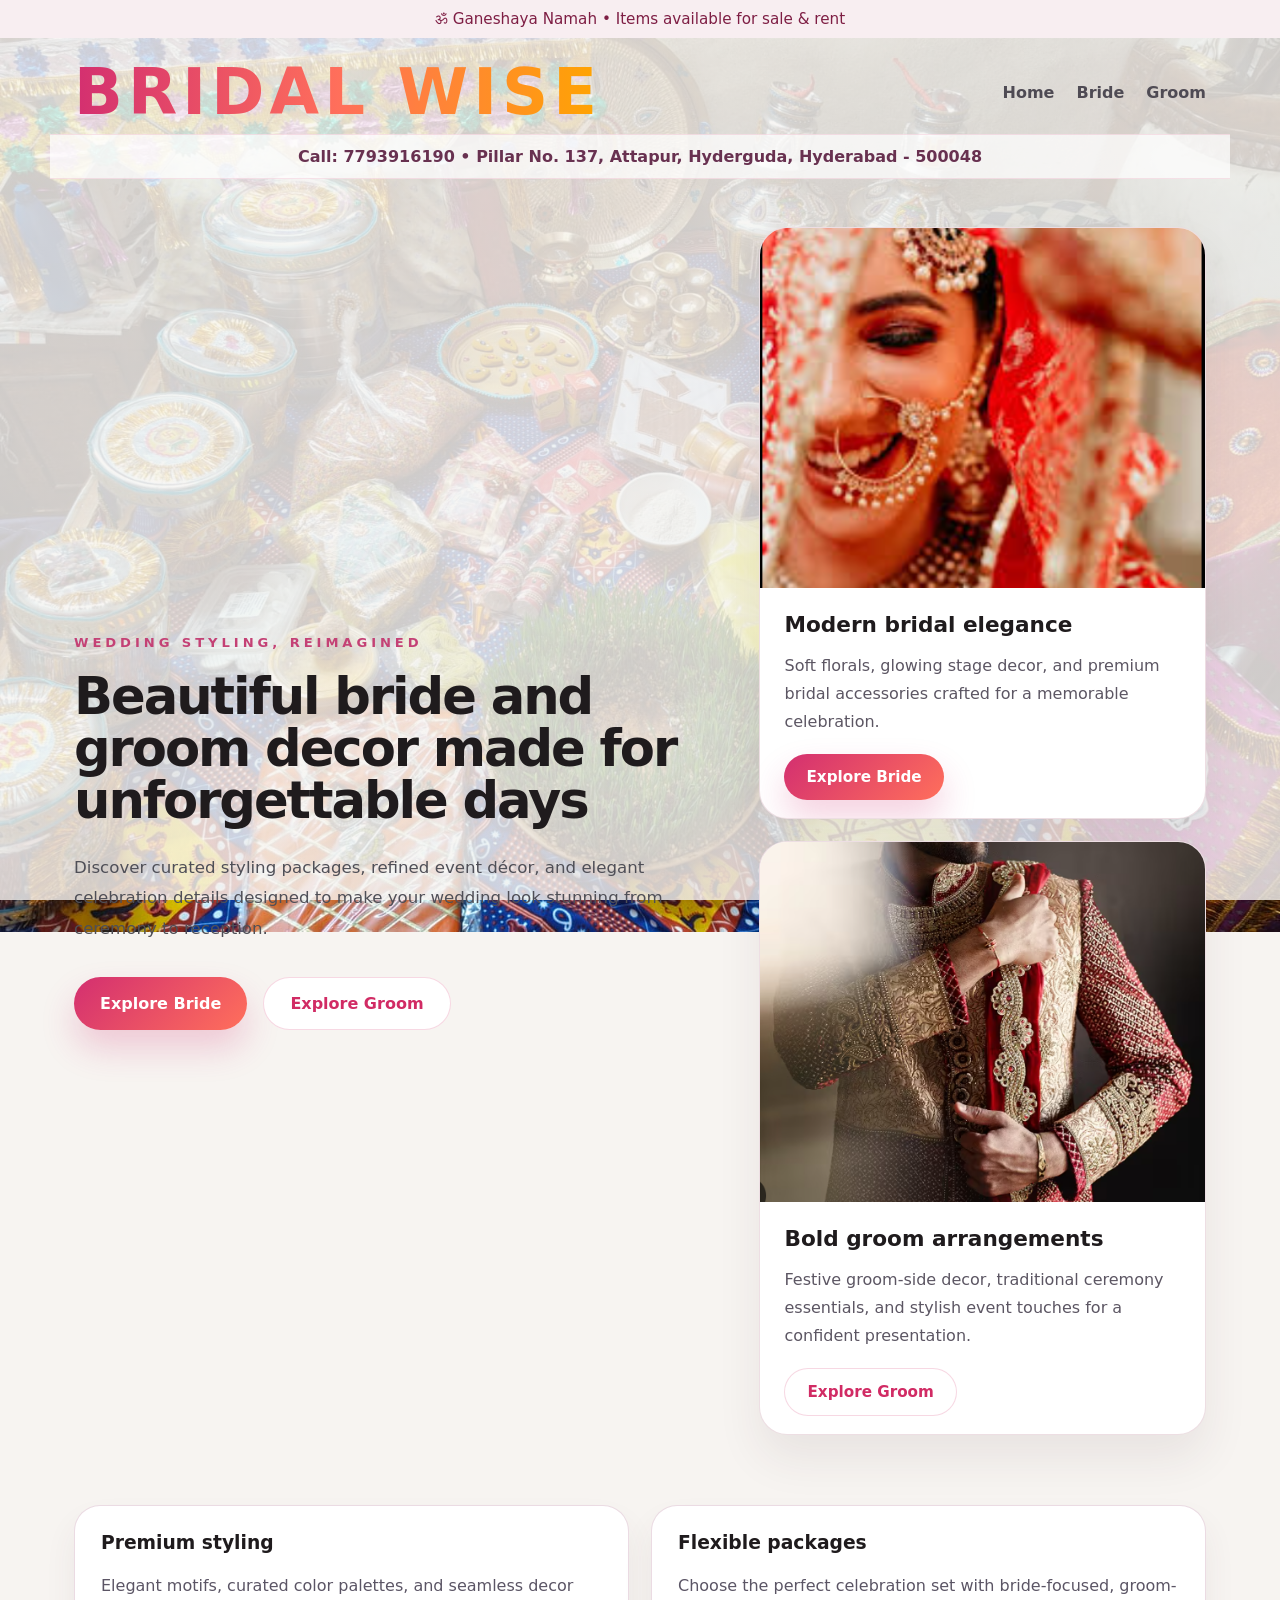
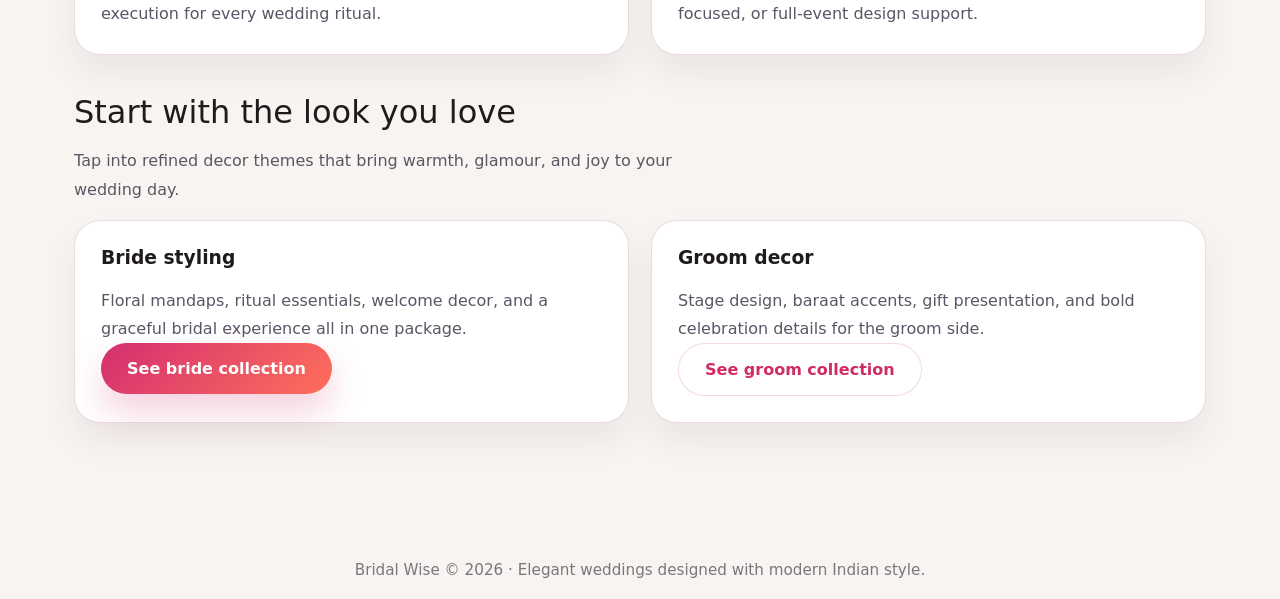
<file: index.html>
﻿<!DOCTYPE html>
<html lang="en">
<head>
  <meta charset="UTF-8" />
  <meta name="viewport" content="width=device-width, initial-scale=1.0" />
  <title>Bridal Wise | Wedding Decor</title>
  <link rel="stylesheet" href="styles.css" />
</head>
<body>
  <div class="top-bar">ॐ Ganeshaya Namah • Items available for sale & rent</div>
  <header class="site-header">
    <div class="brand">Bridal Wise</div>
    <nav class="site-nav">
      <a href="index.html">Home</a>
      <a href="bride.html">Bride</a>
      <a href="groom.html">Groom</a>
    </nav>
  </header>
  <div class="info-strip">Call: 7793916190 • Pillar No. 137, Attapur, Hyderguda, Hyderabad - 500048</div>
  <main class="main">
    <section class="hero-section">
      <div class="hero-copy">
        <div class="eyebrow">Wedding styling, reimagined</div>
        <h1>Beautiful bride and groom decor made for unforgettable days</h1>
        <p>Discover curated styling packages, refined event décor, and elegant celebration details designed to make your wedding look stunning from ceremony to reception.</p>
        <div class="hero-actions">
          <a class="button button-primary" href="bride.html">Explore Bride</a>
          <a class="button button-secondary" href="groom.html">Explore Groom</a>
        </div>
      </div>
      <div class="hero-cards">
        <article class="card">
          <img class="hero-visual" src="pics/bride.png" alt="Bridal styling" />
          <div class="card-content">
            <h3 class="card-title">Modern bridal elegance</h3>
            <p class="card-text">Soft florals, glowing stage decor, and premium bridal accessories crafted for a memorable celebration.</p>
            <div class="card-actions">
              <a class="button button-primary" href="bride.html">Explore Bride</a>
            </div>
          </div>
        </article>
        <article class="card">
          <img class="hero-visual" src="pics/groom.png" alt="Groom styling" />
          <div class="card-content">
            <h3 class="card-title">Bold groom arrangements</h3>
            <p class="card-text">Festive groom-side decor, traditional ceremony essentials, and stylish event touches for a confident presentation.</p>
            <div class="card-actions">
              <a class="button button-secondary" href="groom.html">Explore Groom</a>
            </div>
          </div>
        </article>
      </div>
    </section>
    <section class="features-section">
      <div class="split-grid">
        <div class="feature-card">
          <h3>Premium styling</h3>
          <p>Elegant motifs, curated color palettes, and seamless decor execution for every wedding ritual.</p>
        </div>
        <div class="feature-card">
          <h3>Flexible packages</h3>
          <p>Choose the perfect celebration set with bride-focused, groom-focused, or full-event design support.</p>
        </div>
      </div>
    </section>
    <section class="choices-section">
      <div class="section-heading">Start with the look you love</div>
      <p class="section-copy">Tap into refined decor themes that bring warmth, glamour, and joy to your wedding day.</p>
      <div class="cards-grid">
        <article class="option-card">
          <h3>Bride styling</h3>
          <p>Floral mandaps, ritual essentials, welcome decor, and a graceful bridal experience all in one package.</p>
          <a class="button button-primary" href="bride.html">See bride collection</a>
        </article>
        <article class="option-card">
          <h3>Groom decor</h3>
          <p>Stage design, baraat accents, gift presentation, and bold celebration details for the groom side.</p>
          <a class="button button-secondary" href="groom.html">See groom collection</a>
        </article>
      </div>
    </section>
  </main>
  <footer class="footer">Bridal Wise © 2026 · Elegant weddings designed with modern Indian style.</footer>
</body>
</html>
</file>
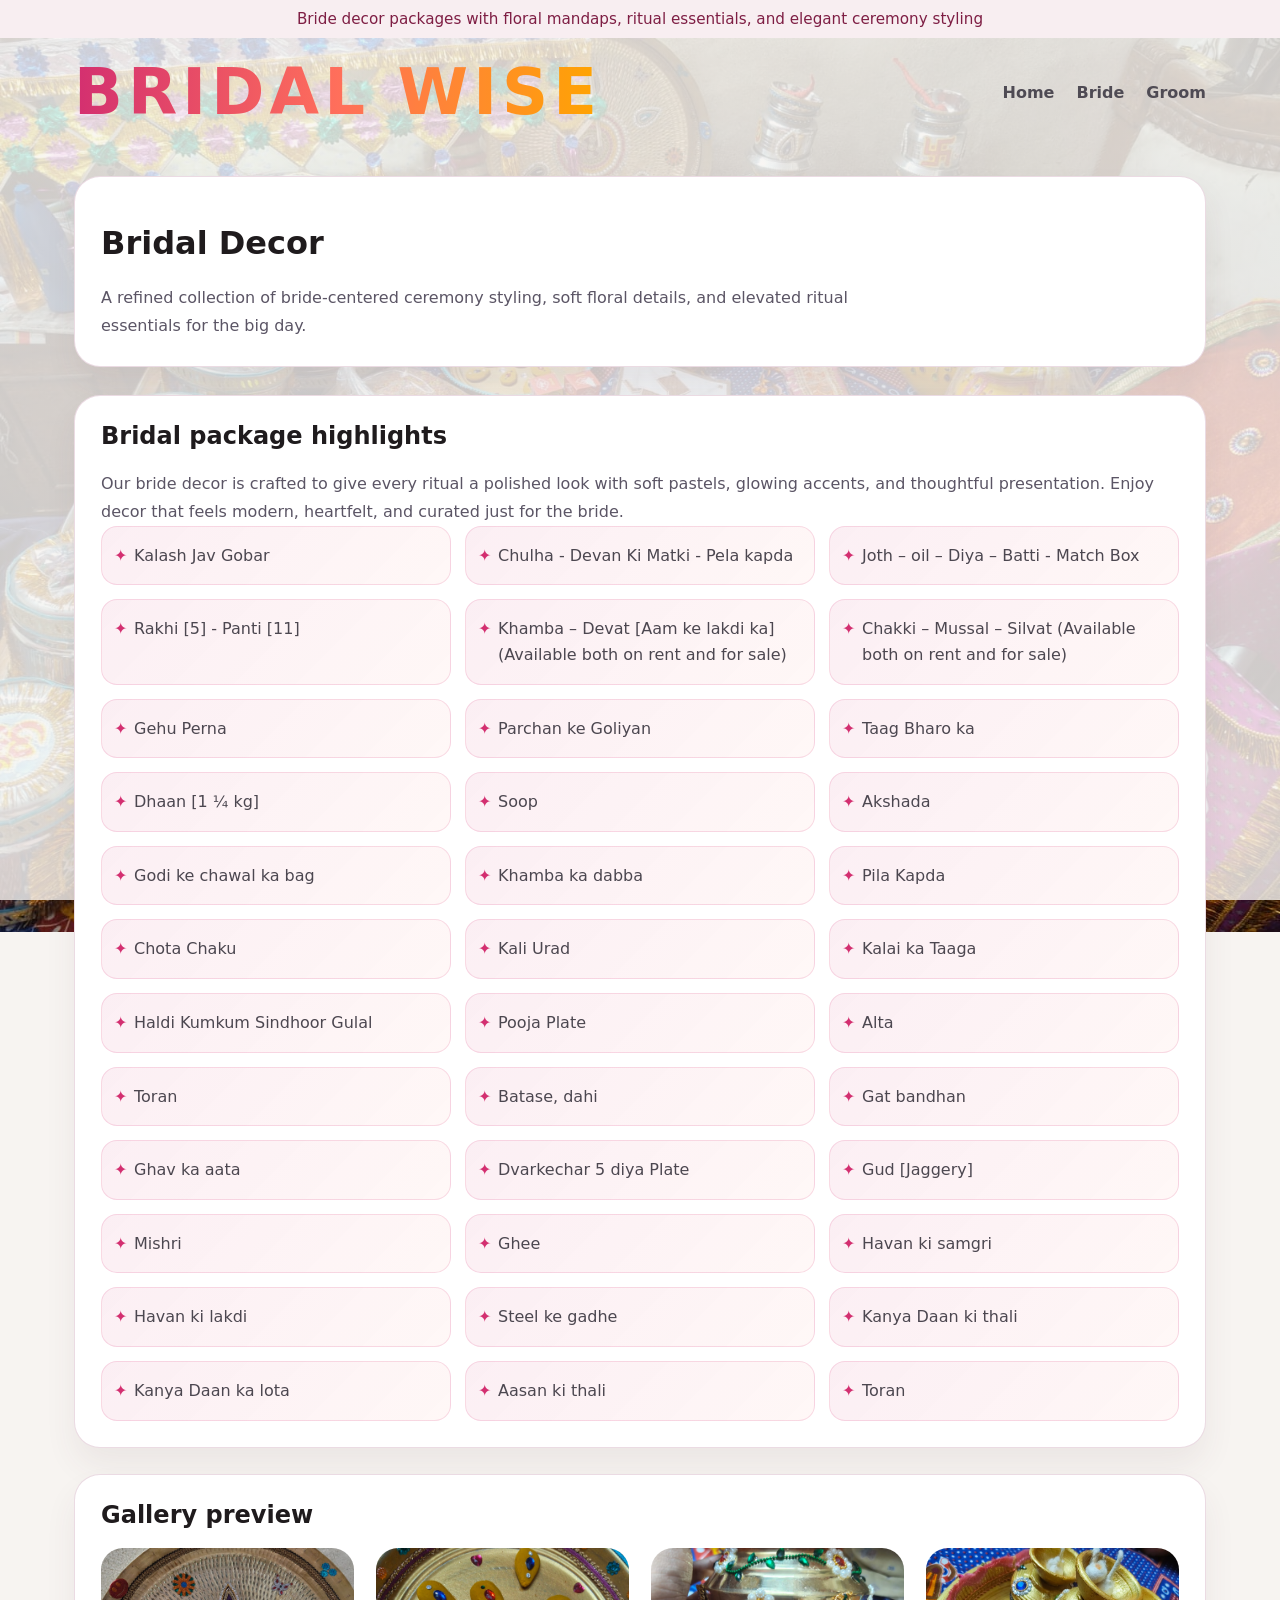
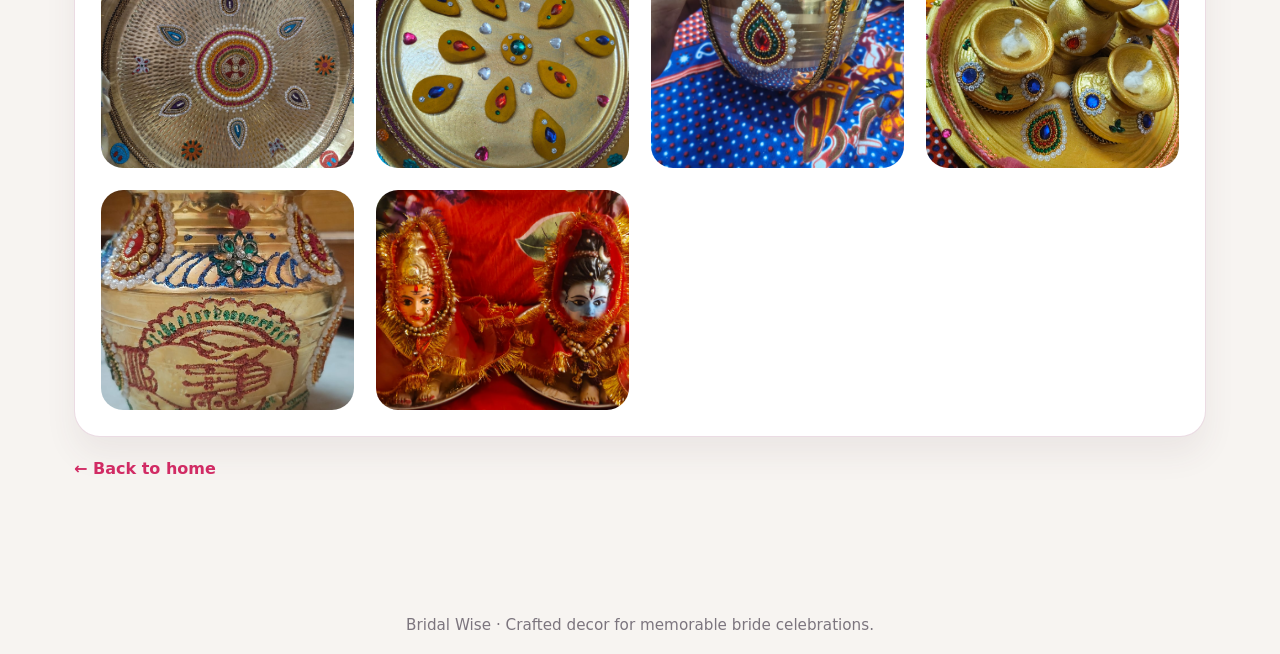
<file: bride.html>
﻿<!DOCTYPE html>
<html lang="en">
<head>
  <meta charset="UTF-8" />
  <meta name="viewport" content="width=device-width, initial-scale=1.0" />
  <title>Bridal Wise | Bride Decor</title>
  <link rel="stylesheet" href="styles.css" />
</head>
<body>
  <div class="top-bar">Bride decor packages with floral mandaps, ritual essentials, and elegant ceremony styling</div>
  <header class="site-header">
    <div class="brand">Bridal Wise</div>
    <nav class="site-nav">
      <a href="index.html">Home</a>
      <a href="bride.html">Bride</a>
      <a href="groom.html">Groom</a>
    </nav>
  </header>
  <main class="main content-page">
    <div class="page-header">
      <div class="panel">
        <h1>Bridal Decor</h1>
        <p class="page-intro">A refined collection of bride-centered ceremony styling, soft floral details, and elevated ritual essentials for the big day.</p>
      </div>
    </div>
    <div class="content-body">
      <div class="panel">
        <h2>Bridal package highlights</h2>
        <p>Our bride decor is crafted to give every ritual a polished look with soft pastels, glowing accents, and thoughtful presentation. Enjoy decor that feels modern, heartfelt, and curated just for the bride.</p>
        <div class="list-panel">
          <ol>
            <li>Kalash Jav Gobar</li>
            <li>Chulha - Devan Ki Matki - Pela kapda</li>
            <li>Joth – oil – Diya – Batti - Match Box</li>
            <li>Rakhi [5] - Panti [11]</li>
            <li>Khamba – Devat [Aam ke lakdi ka] (Available both on rent and for sale)</li>
            <li>Chakki – Mussal – Silvat (Available both on rent and for sale)</li>
            <li>Gehu Perna</li>
            <li>Parchan ke Goliyan</li>
            <li>Taag Bharo ka</li>
            <li>Dhaan [1 ¼ kg]</li>
            <li>Soop</li>
            <li>Akshada</li>
            <li>Godi ke chawal ka bag</li>
            <li>Khamba ka dabba</li>
            <li>Pila Kapda</li>
            <li>Chota Chaku</li>
            <li>Kali Urad</li>
            <li>Kalai ka Taaga</li>
            <li>Haldi Kumkum Sindhoor Gulal</li>
            <li>Pooja Plate</li>
            <li>Alta</li>
            <li>Toran</li>
            <li>Batase, dahi</li>
            <li>Gat bandhan</li>
            <li>Ghav ka aata</li>
            <li>Dvarkechar 5 diya Plate</li>
            <li>Gud [Jaggery]</li>
            <li>Mishri</li>
            <li>Ghee</li>
            <li>Havan ki samgri</li>
            <li>Havan ki lakdi</li>
            <li>Steel ke gadhe</li>
            <li>Kanya Daan ki thali</li>
            <li>Kanya Daan ka lota</li>
            <li>Aasan ki thali</li>
            <li>Toran</li>
          </ol>
        </div>
      </div>
      <div class="panel">
        <h2>Gallery preview</h2>
        <div class="gallery-grid">
          <img src="pics/pic 1.jpeg" alt="Bridal decor preview 1" />
          <img src="pics/pic 2.jpeg" alt="Bridal decor preview 2" />
          <img src="pics/pic 3.jpeg" alt="Bridal decor preview 3" />
          <img src="pics/pic 4.jpeg" alt="Bridal decor preview 4" />
          <img src="pics/pic 5.jpeg" alt="Bridal decor preview 5" />
          <img src="pics/pic 6.jpeg" alt="Bridal decor preview 6" />
        </div>
      </div>
    </div>
    <a class="back-link" href="index.html">← Back to home</a>
  </main>
  <footer class="footer">Bridal Wise · Crafted decor for memorable bride celebrations.</footer>
</body>
</html>
</file>
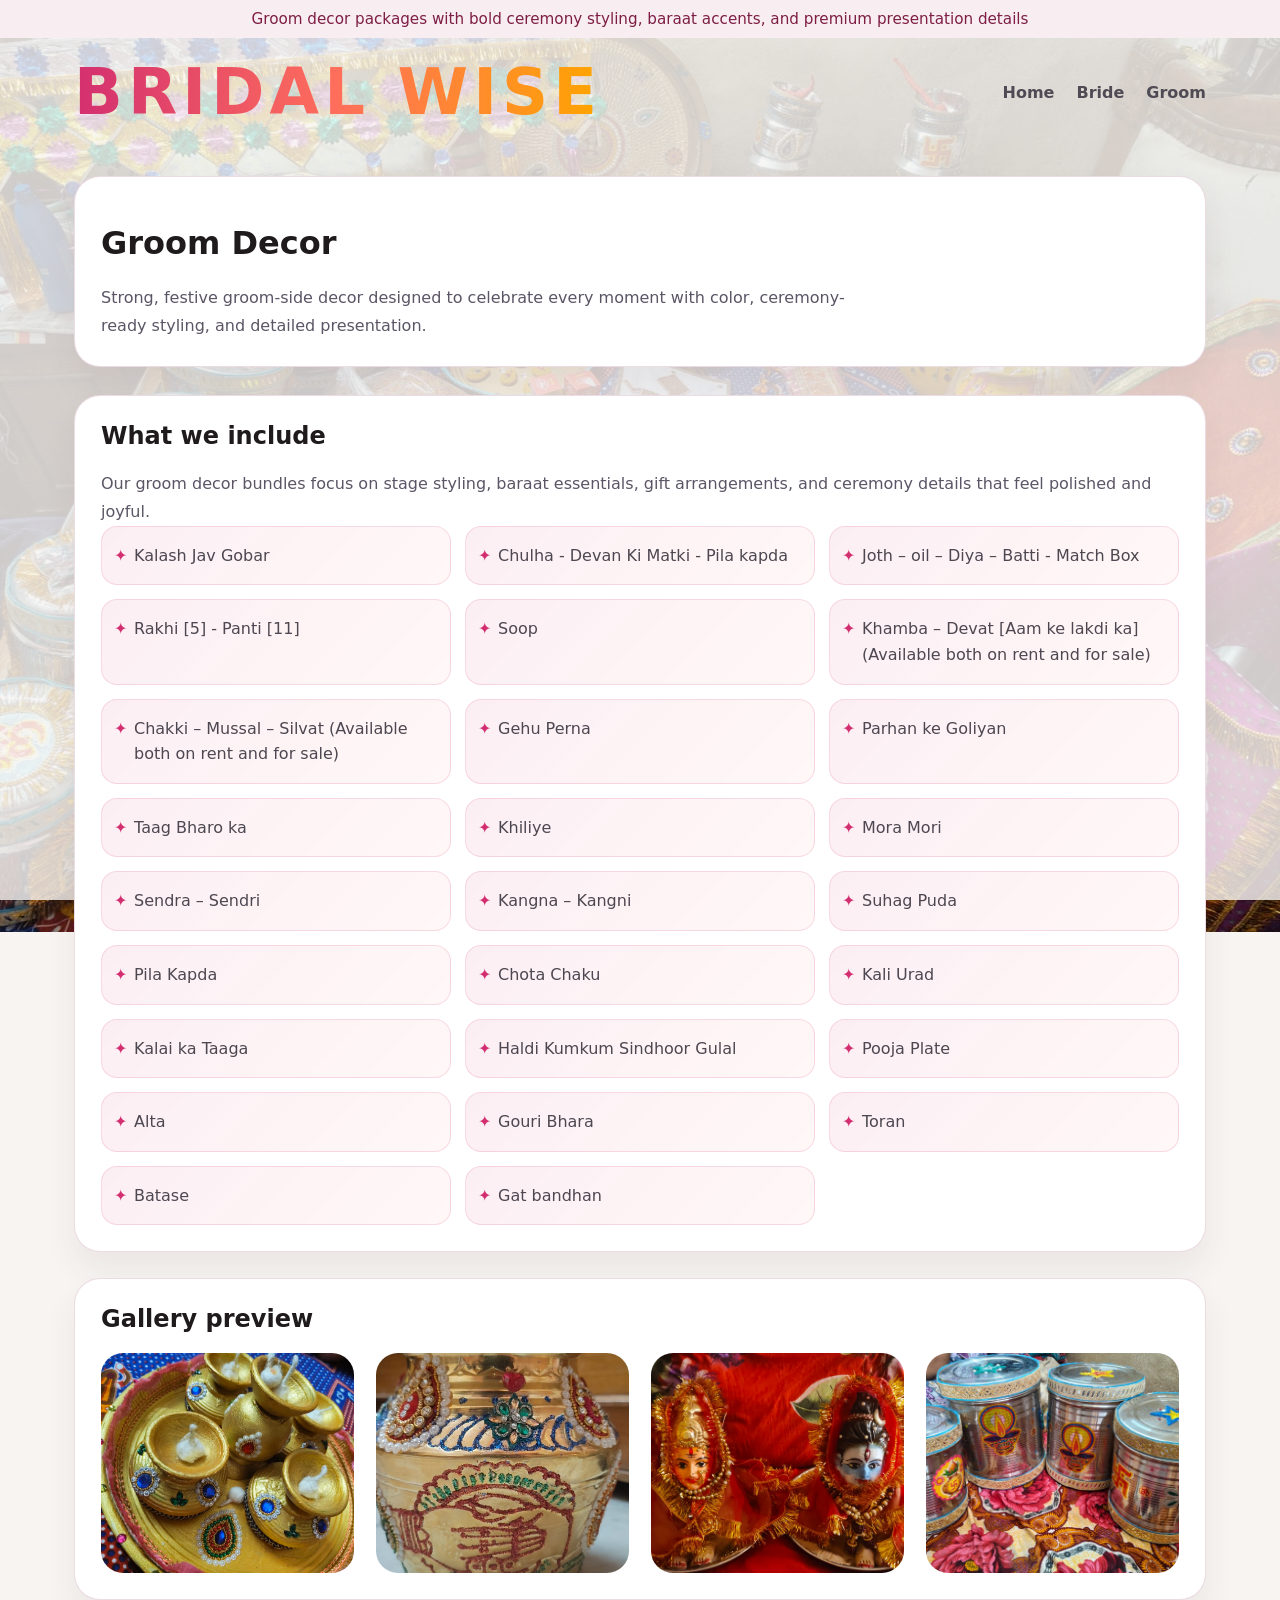
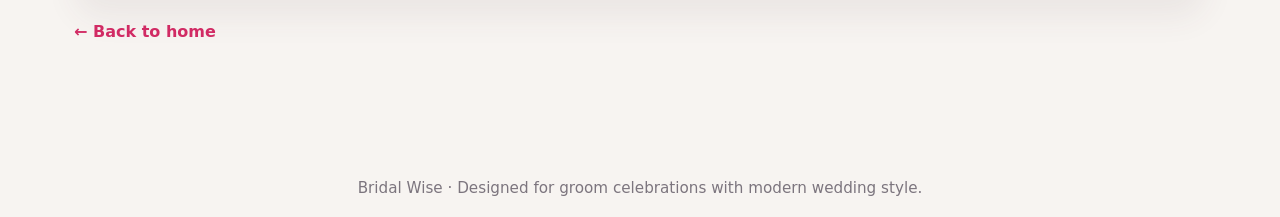
<file: groom.html>
﻿<!DOCTYPE html>
<html lang="en">
<head>
  <meta charset="UTF-8" />
  <meta name="viewport" content="width=device-width, initial-scale=1.0" />
  <title>Bridal Wise | Groom Decor</title>
  <link rel="stylesheet" href="styles.css" />
</head>
<body>
  <div class="top-bar">Groom decor packages with bold ceremony styling, baraat accents, and premium presentation details</div>
  <header class="site-header">
    <div class="brand">Bridal Wise</div>
    <nav class="site-nav">
      <a href="index.html">Home</a>
      <a href="bride.html">Bride</a>
      <a href="groom.html">Groom</a>
    </nav>
  </header>
  <main class="main content-page">
    <div class="page-header">
      <div class="panel">
        <h1>Groom Decor</h1>
        <p class="page-intro">Strong, festive groom-side decor designed to celebrate every moment with color, ceremony-ready styling, and detailed presentation.</p>
      </div>
    </div>
    <div class="content-body">
      <div class="panel">
        <h2>What we include</h2>
        <p>Our groom decor bundles focus on stage styling, baraat essentials, gift arrangements, and ceremony details that feel polished and joyful.</p>
        <div class="list-panel">
          <ul>
            <li>Kalash Jav Gobar</li>
            <li>Chulha - Devan Ki Matki - Pila kapda</li>
            <li>Joth – oil – Diya – Batti - Match Box</li>
            <li>Rakhi [5] - Panti [11]</li>
            <li>Soop</li>
            <li>Khamba – Devat [Aam ke lakdi ka] (Available both on rent and for sale)</li>
            <li>Chakki – Mussal – Silvat (Available both on rent and for sale)</li>
            <li>Gehu Perna</li>
            <li>Parhan ke Goliyan</li>
            <li>Taag Bharo ka</li>
            <li>Khiliye</li>
            <li>Mora Mori</li>
            <li>Sendra – Sendri</li>
            <li>Kangna – Kangni</li>
            <li>Suhag Puda</li>
            <li>Pila Kapda</li>
            <li>Chota Chaku</li>
            <li>Kali Urad</li>
            <li>Kalai ka Taaga</li>
            <li>Haldi Kumkum Sindhoor Gulal</li>
            <li>Pooja Plate</li>
            <li>Alta</li>
            <li>Gouri Bhara</li>
            <li>Toran</li>
            <li>Batase</li>
            <li>Gat bandhan</li>
          </ul>
        </div>
      </div>
      <div class="panel">
        <h2>Gallery preview</h2>
        <div class="gallery-grid">
          <img src="pics/pic 4.jpeg" alt="Groom decor preview 1" />
          <img src="pics/pic 5.jpeg" alt="Groom decor preview 2" />
          <img src="pics/pic 6.jpeg" alt="Groom decor preview 3" />
          <img src="pics/pic 8.jpeg" alt="Groom decor preview 4" />
        </div>
      </div>
    </div>
    <a class="back-link" href="index.html">← Back to home</a>
  </main>
  <footer class="footer">Bridal Wise · Designed for groom celebrations with modern wedding style.</footer>
</body>
</html>
</file>
<file: styles.css>
:root {
  color-scheme: light;
  font-family: Inter, ui-sans-serif, system-ui, -apple-system, BlinkMacSystemFont, 'Segoe UI', sans-serif;
  font-size: 16px;
  background-color: #f7f4f1;
  color: #1f1b1d;
}
* {
  box-sizing: border-box;
}
html {
  scroll-behavior: smooth;
}
body {
  margin: 0;
  min-height: 100vh;
  background-image: linear-gradient(rgba(247, 244, 241, 0.82), rgba(247, 244, 241, 0.82)),
                    url("pics/back ground.jpeg");
  background-size: cover;
  background-position: center;
  background-repeat: no-repeat;
  background-attachment: fixed;
  color: #1f1b1d;
}
a {
  color: inherit;
}
button,
input,
select,
textarea {
  font: inherit;
}
.top-bar {
  background: #f8eef1;
  color: #7e1e44;
  text-align: center;
  padding: 10px 18px;
  font-size: 0.95rem;
}
.site-header {
  display: flex;
  align-items: center;
  justify-content: space-between;
  gap: 20px;
  flex-wrap: wrap;
  max-width: 1180px;
  margin: 0 auto;
  padding: 22px 24px 10px;
}
.brand {
  font-size: clamp(3.2rem, 5vw, 4.8rem);
  letter-spacing: 0.08em;
  font-weight: 900;
  text-transform: uppercase;
  line-height: 1;
  background: linear-gradient(90deg, #d32f70 0%, #ff6f5b 25%, #ffa500 50%, #ff6f5b 75%, #d32f70 100%);
  background-size: 200% auto;
  -webkit-background-clip: text;
  -webkit-text-fill-color: transparent;
  background-clip: text;
}
.site-nav {
  display: flex;
  gap: 22px;
  flex-wrap: wrap;
  justify-content: flex-end;
}
.info-strip {
  max-width: 1180px;
  margin: 0 auto;
  padding: 12px 24px;
  text-align: center;
  background: rgba(255, 255, 255, 0.72);
  color: #683150;
  font-weight: 700;
  border-top: 1px solid rgba(209, 43, 100, 0.12);
  border-bottom: 1px solid rgba(209, 43, 100, 0.12);
}
.hero-copy h1 {
  margin: 0;
  font-size: clamp(3rem, 5vw, 5.2rem);
  line-height: 1.02;
  letter-spacing: -0.04em;
}
.hero-copy p {
  margin: 26px 0 0;
  max-width: 640px;
  color: #4f4f57;
  line-height: 1.85;
  font-size: 1.04rem;
}

.site-nav a {
  text-decoration: none;
  color: #4f4b54;
  font-weight: 700;
  transition: color 0.2s ease;
}
.site-nav a:hover {
  color: #d12b64;
}
.main {
  max-width: 1180px;
  margin: 0 auto;
  padding: 0 24px 60px;
}
.hero-section {
  display: grid;
  grid-template-columns: 1.45fr 1fr;
  gap: 38px;
  align-items: center;
  min-height: calc(100vh - 112px);
  padding: 48px 0 32px;
}
.hero-copy {
  max-width: 680px;
}
.eyebrow {
  display: inline-flex;
  align-items: center;
  letter-spacing: 0.3em;
  text-transform: uppercase;
  color: #c44175;
  font-size: 0.82rem;
  font-weight: 800;
  margin-bottom: 20px;
}
.hero-copy h1 {
  margin: 0;
  font-size: clamp(2.75rem, 4vw, 4.4rem);
  line-height: 1.02;
  letter-spacing: -0.04em;
}
.hero-copy p {
  margin: 26px 0 0;
  max-width: 640px;
  color: #4f4f57;
  line-height: 1.85;
  font-size: 1.04rem;
}
.hero-actions {
  display: flex;
  flex-wrap: wrap;
  gap: 16px;
  margin-top: 32px;
}
.button {
  display: inline-flex;
  align-items: center;
  justify-content: center;
  padding: 16px 26px;
  border-radius: 999px;
  text-decoration: none;
  font-weight: 700;
  transition: transform 0.2s ease, box-shadow 0.2s ease, background-color 0.2s ease;
}
.button-primary {
  background: linear-gradient(135deg, #d32f70 0%, #ff6f5b 100%);
  color: #fff;
  box-shadow: 0 18px 34px rgba(211, 47, 112, 0.22);
}
.button-primary:hover {
  transform: translateY(-2px);
  box-shadow: 0 22px 42px rgba(211, 47, 112, 0.28);
}
.button-secondary {
  background: #fff;
  color: #d12b64;
  border: 1px solid rgba(209, 43, 100, 0.18);
}
.button-secondary:hover {
  background: #fff5f7;
}
.hero-cards {
  display: grid;
  gap: 22px;
}
.card {
  background: #fff;
  border-radius: 28px;
  overflow: hidden;
  border: 1px solid rgba(237, 221, 226, 0.95);
  box-shadow: 0 24px 45px rgba(61, 36, 51, 0.08);
}
.card img {
  width: 100%;
  display: block;
  height: auto;
  max-height: 360px;
  object-fit: cover;
}
.card-content {
  padding: 24px 24px 18px;
}
.card-title {
  margin: 0 0 15px;
  font-size: 1.35rem;
}
.card-text {
  margin: 0;
  color: #5c5663;
  line-height: 1.75;
}
.card-actions {
  margin-top: 18px;
}
.card-actions .button {
  padding: 14px 22px;
  font-size: 0.95rem;
}
.section-heading {
  font-size: 2rem;
  margin: 0 0 14px;
}
.section-copy {
  max-width: 660px;
  color: #5c5663;
  line-height: 1.8;
}
.features-section,
.choices-section,
.content-section {
  margin-top: 38px;
}
.split-grid,
.cards-grid,
.gallery-grid {
  display: grid;
  gap: 22px;
}
.split-grid {
  grid-template-columns: repeat(2, minmax(0, 1fr));
}
.cards-grid {
  grid-template-columns: repeat(auto-fit, minmax(260px, 1fr));
}
.feature-card,
.panel,
.option-card {
  background: #fff;
  border-radius: 26px;
  padding: 26px;
  border: 1px solid rgba(233, 215, 224, 0.9);
  box-shadow: 0 18px 32px rgba(87, 62, 74, 0.07);
}
.feature-card h3,
.panel h2,
.option-card h3 {
  margin-top: 0;
}
.feature-card p,
.panel p,
.option-card p {
  margin: 12px 0 0;
  color: #5b5565;
  line-height: 1.75;
}
.feature-card em {
  color: #d12b64;
  font-style: normal;
}
.footer {
  margin-top: 48px;
  padding: 30px 0 20px;
  text-align: center;
  color: #7c757e;
  font-size: 0.95rem;
}
.gallery-grid img,
.hero-visual {
  width: 100%;
  aspect-ratio: 4 / 5;
  object-fit: cover;
}
@media (max-width: 960px) {
  .hero-section,
  .split-grid {
    grid-template-columns: 1fr;
  }
  .site-header {
    flex-direction: column;
    align-items: flex-start;
  }
}
@media (max-width: 680px) {
  .hero-copy h1 {
    font-size: 2.6rem;
  }
  .hero-actions {
    flex-direction: column;
    align-items: stretch;
  }
}
.content-page {
  padding-top: 18px;
}
.content-page .page-header {
  display: flex;
  flex-direction: column;
  gap: 14px;
  margin-top: 24px;
}
.content-page .page-intro {
  max-width: 760px;
}
.content-body {
  display: grid;
  gap: 26px;
  margin-top: 28px;
}
.gallery-grid {
  grid-template-columns: repeat(auto-fit, minmax(220px, 1fr));
}
.gallery-grid img {
  border-radius: 22px;
  height: 220px;
}
.list-panel ul,
.list-panel ol {
  margin: 0;
  padding: 0;
  color: #4c4750;
  display: grid;
  grid-template-columns: repeat(auto-fit, minmax(260px, 1fr));
  gap: 14px;
  list-style: none;
}
.list-panel li {
  background: linear-gradient(135deg, rgba(211, 47, 112, 0.08), rgba(255, 111, 91, 0.05));
  border: 1px solid rgba(211, 47, 112, 0.15);
  border-radius: 16px;
  padding: 16px 18px;
  line-height: 1.6;
  font-weight: 500;
  color: #4c4750;
  transition: all 0.2s ease;
  position: relative;
  padding-left: 32px;
}
.list-panel li:before {
  content: "✦";
  position: absolute;
  left: 12px;
  color: #d32f70;
  font-weight: bold;
}
.list-panel li:hover {
  background: linear-gradient(135deg, rgba(211, 47, 112, 0.12), rgba(255, 111, 91, 0.08));
  border-color: rgba(211, 47, 112, 0.25);
  transform: translateY(-2px);
  box-shadow: 0 8px 20px rgba(211, 47, 112, 0.12);
}
.back-link {
  display: inline-flex;
  align-items: center;
  gap: 10px;
  margin-top: 22px;
  color: #d12b64;
  text-decoration: none;
  font-weight: 700;
}
.back-link:hover {
  color: #ab1f4f;
}
.highlight-pill {
  display: inline-flex;
  gap: 10px;
  flex-wrap: wrap;
  margin-top: 22px;
}
.highlight-pill span {
  background: #fff0f4;
  color: #ba1f55;
  padding: 10px 16px;
  border-radius: 999px;
  font-size: 0.95rem;
  border: 1px solid rgba(209, 43, 100, 0.12);
}
</file>
